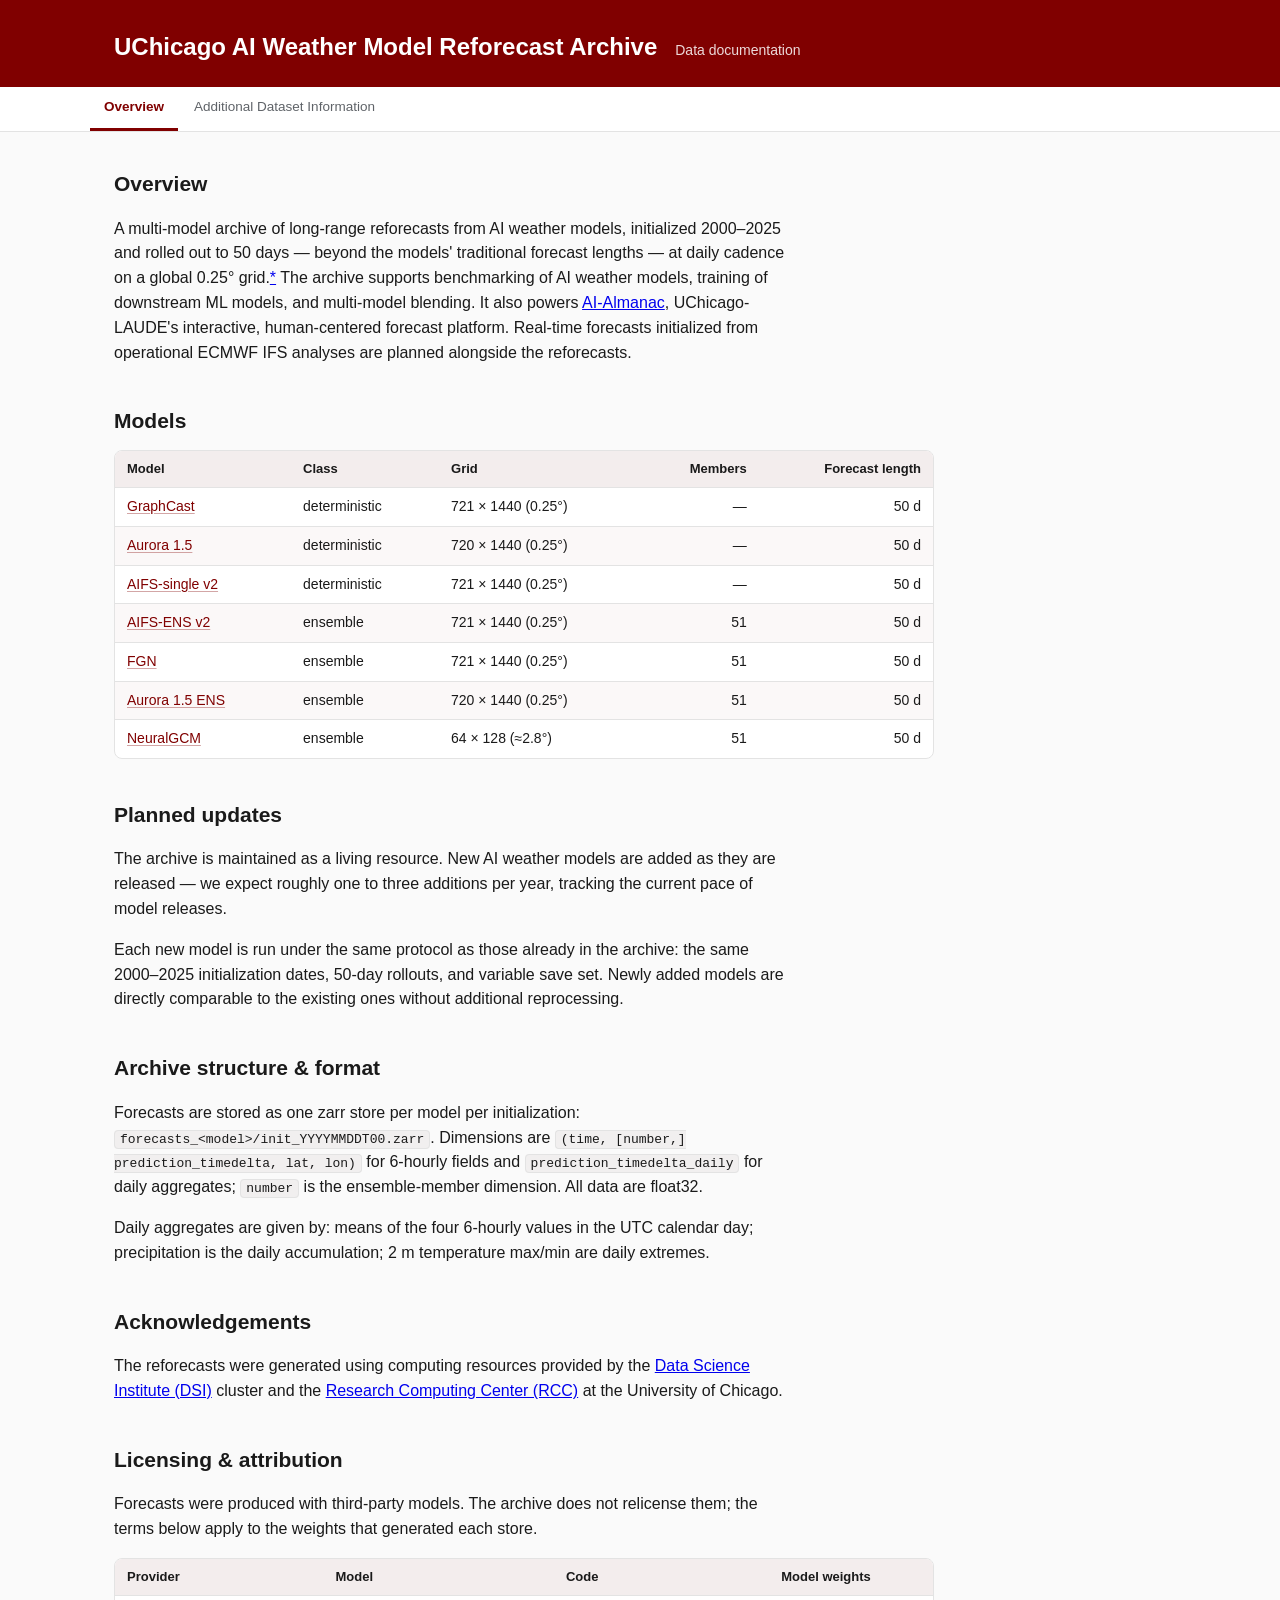
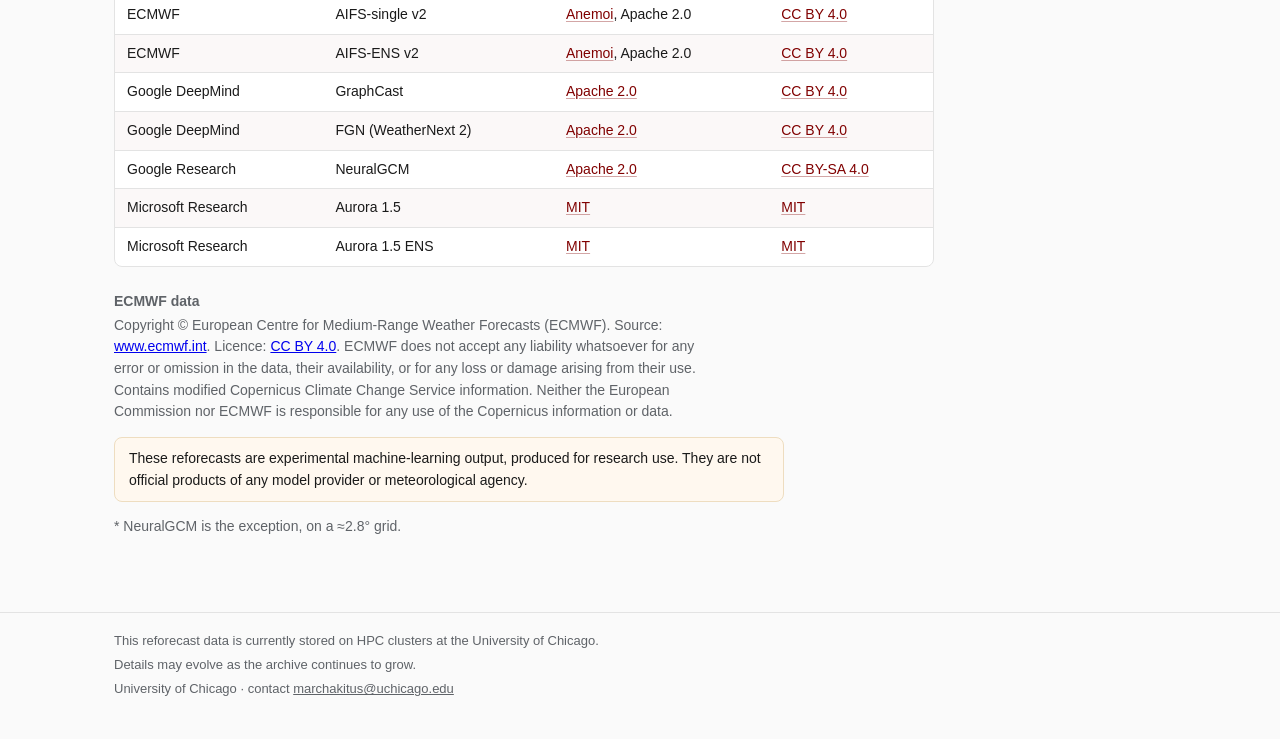
<file: docs/index.html>
<!DOCTYPE html>
<html lang="en">
<head>
  <meta charset="utf-8">
  <meta name="viewport" content="width=device-width, initial-scale=1">
  <title>Overview — UChicago AI Weather Model Reforecast Archive</title>
  <meta name="description" content="A multi-model archive of subseasonal
    reforecasts from leading AI weather models, initialized 2000–2025 and
    rolled out to 50 days.">
  <link rel="stylesheet" href="style.css">
</head>

<body>

<header class="site">
  <div class="wrap">
    <h1>UChicago AI Weather Model Reforecast Archive</h1>
    <span class="sub">Data documentation</span>
  </div>
</header>

<nav class="pages" aria-label="Pages">
  <div class="wrap">
    <a href="index.html" class="here">Overview</a>
    <a href="storage_config_51mem.html">Additional Dataset Information</a>
  </div>
</nav>

<main>
  <div class="wrap">

    <h2 id="overview">Overview</h2>
    <p>A multi-model archive of long-range reforecasts from AI weather
      models, initialized 2000–2025 and rolled out to 50 days — beyond the
      models' traditional forecast lengths — at daily cadence on a global
      0.25° grid.<a href="#grid-note">*</a> The archive supports benchmarking
      of AI weather models, training of downstream ML models, and multi-model
      blending. It also powers <a href="https://ai-almanac.org">AI-Almanac</a>,
      UChicago-LAUDE's interactive, human-centered forecast platform.
      Real-time forecasts initialized from operational ECMWF IFS analyses are
      planned alongside the reforecasts.</p>

    <h2 id="models">Models</h2>
    <div class="table-wrap">
      <table>
        <thead>
          <tr>
            <th>Model</th>
            <th>Class</th>
            <th>Grid</th>
            <th class="num">Members</th>
            <th class="num">Forecast length</th>
          </tr>
        </thead>
        <tbody>
          <tr><td><a href="https://www.science.org/doi/10.1126/science.adi2336">GraphCast</a></td><td>deterministic</td><td>721 × 1440 (0.25°)</td><td class="num">—</td><td class="num">50 d</td></tr>
          <tr><td><a href="https://www.microsoft.com/en-us/research/blog/aurora-1-5-extending-open-foundation-models-for-weather-and-earth-system-applications/">Aurora 1.5</a></td><td>deterministic</td><td>720 × 1440 (0.25°)</td><td class="num">—</td><td class="num">50 d</td></tr>
          <tr><td><a href="https://www.ecmwf.int/en/newsletter/187/news/implementation-aifs-v2">AIFS-single v2</a></td><td>deterministic</td><td>721 × 1440 (0.25°)</td><td class="num">—</td><td class="num">50 d</td></tr>
          <tr><td><a href="https://www.ecmwf.int/en/newsletter/187/news/implementation-aifs-v2">AIFS-ENS v2</a></td><td>ensemble</td><td>721 × 1440 (0.25°)</td><td class="num">51</td><td class="num">50 d</td></tr>
          <tr><td><a href="https://arxiv.org/abs/2506.10772">FGN</a></td><td>ensemble</td><td>721 × 1440 (0.25°)</td><td class="num">51</td><td class="num">50 d</td></tr>
          <tr><td><a href="https://www.microsoft.com/en-us/research/publication/aurora-1-5-fine-tuning-a-foundation-model-for-medium-range-ensemble-weather-prediction/">Aurora 1.5 ENS</a></td><td>ensemble</td><td>720 × 1440 (0.25°)</td><td class="num">51</td><td class="num">50 d</td></tr>
          <tr><td><a href="https://www.nature.com/articles/s41586-024-07744-y">NeuralGCM</a></td><td>ensemble</td><td>64 × 128 (≈2.8°)</td><td class="num">51</td><td class="num">50 d</td></tr>
        </tbody>
      </table>
    </div>

    <h2 id="planned-updates">Planned updates</h2>
    <p>The archive is maintained as a living resource. New AI weather models are
      added as they are released — we expect roughly one to three additions per
      year, tracking the current pace of model releases.</p>
    <p>Each new model is run under the same protocol as those already in the
      archive: the same 2000–2025 initialization dates, 50-day rollouts, and
      variable save set. Newly added models are directly comparable to
      the existing ones without additional reprocessing.</p>

    <h2 id="structure">Archive structure &amp; format</h2>
    <p>Forecasts are stored as one zarr store per model per initialization:
      <code>forecasts_&lt;model&gt;/init_YYYYMMDDT00.zarr</code>. Dimensions are
      <code>(time, [number,] prediction_timedelta, lat, lon)</code> for 6-hourly
      fields and <code>prediction_timedelta_daily</code> for daily aggregates;
      <code>number</code> is the ensemble-member dimension. All data are
      float32.</p>
    <p>Daily aggregates are given by: means of the four 6-hourly values in the
      UTC calendar day; precipitation is the daily accumulation; 2 m temperature
      max/min are daily extremes.</p>

    <h2 id="acknowledgements">Acknowledgements</h2>
    <p>The reforecasts were generated using computing resources provided by the
      <a href="https://datascience.uchicago.edu">Data Science Institute (DSI)</a> cluster and the
      <a href="https://rcc.uchicago.edu">Research Computing Center (RCC)</a> at the
      University of Chicago.</p>

    <h2 id="licensing">Licensing &amp; attribution</h2>
    <p>Forecasts were produced with third-party models. The archive does not
      relicense them; the terms below apply to the weights that generated each
      store.</p>

    <div class="table-wrap">
      <table>
        <thead>
          <tr>
            <th>Provider</th>
            <th>Model</th>
            <th>Code</th>
            <th>Model weights</th>
          </tr>
        </thead>
        <tbody>
          <tr>
            <td>ECMWF</td>
            <td>AIFS-single v2</td>
            <td><a href="https://github.com/ecmwf/anemoi-inference">Anemoi</a>, Apache 2.0</td>
            <td><a href="https://huggingface.co/ecmwf/aifs-single-2.0">CC BY 4.0</a></td>
          </tr>
          <tr>
            <td>ECMWF</td>
            <td>AIFS-ENS v2</td>
            <td><a href="https://github.com/ecmwf/anemoi-inference">Anemoi</a>, Apache 2.0</td>
            <td><a href="https://huggingface.co/ecmwf/aifs-ens-2.0">CC BY 4.0</a></td>
          </tr>
          <tr>
            <td>Google DeepMind</td>
            <td>GraphCast</td>
            <td><a href="https://github.com/google-deepmind/weathernext">Apache 2.0</a></td>
            <td><a href="https://creativecommons.org/licenses/by/4.0/">CC BY 4.0</a></td>
          </tr>
          <tr>
            <td>Google DeepMind</td>
            <td>FGN (WeatherNext 2)</td>
            <td><a href="https://github.com/google-deepmind/weathernext">Apache 2.0</a></td>
            <td><a href="https://creativecommons.org/licenses/by/4.0/">CC BY 4.0</a></td>
          </tr>
          <tr>
            <td>Google Research</td>
            <td>NeuralGCM</td>
            <td><a href="https://github.com/neuralgcm/neuralgcm">Apache 2.0</a></td>
            <td><a href="https://creativecommons.org/licenses/by-sa/4.0/">CC BY-SA 4.0</a></td>
          </tr>
          <tr>
            <td>Microsoft Research</td>
            <td>Aurora 1.5</td>
            <td><a href="https://github.com/microsoft/aurora">MIT</a></td>
            <td><a href="https://huggingface.co/microsoft/aurora">MIT</a></td>
          </tr>
          <tr>
            <td>Microsoft Research</td>
            <td>Aurora 1.5 ENS</td>
            <td><a href="https://github.com/microsoft/aurora">MIT</a></td>
            <td><a href="https://huggingface.co/microsoft/aurora">MIT</a></td>
          </tr>
        </tbody>
      </table>
    </div>

    <h3 class="fine">ECMWF data</h3>
    <p class="muted">Copyright &copy; European Centre for Medium-Range Weather Forecasts
      (ECMWF). Source: <a href="https://www.ecmwf.int">www.ecmwf.int</a>.
      Licence: <a href="https://creativecommons.org/licenses/by/4.0/">CC BY
      4.0</a>. ECMWF does not accept any liability whatsoever for any error or
      omission in the data, their availability, or for any loss or damage
      arising from their use. Contains modified Copernicus Climate Change
      Service information. Neither the European Commission nor ECMWF is
      responsible for any use of the Copernicus information or data.</p>

    <div class="note">These reforecasts are experimental machine-learning
      output, produced for research use. They are not official products of any
      model provider or meteorological agency.</div>

    <p class="muted" id="grid-note">* NeuralGCM is the exception, on a ≈2.8°
      grid.</p>

  </div>
</main>

<footer>
  <div class="wrap">
    <p>This reforecast data is currently stored on HPC clusters
      at the University of Chicago.</p>
    <p>Details may evolve as the archive continues to grow.</p>
    <p>University of Chicago ·
      contact <a href="mailto:marchakitus@uchicago.edu">marchakitus@uchicago.edu</a></p>
  </div>
</footer>

</body>
</html>
</file>
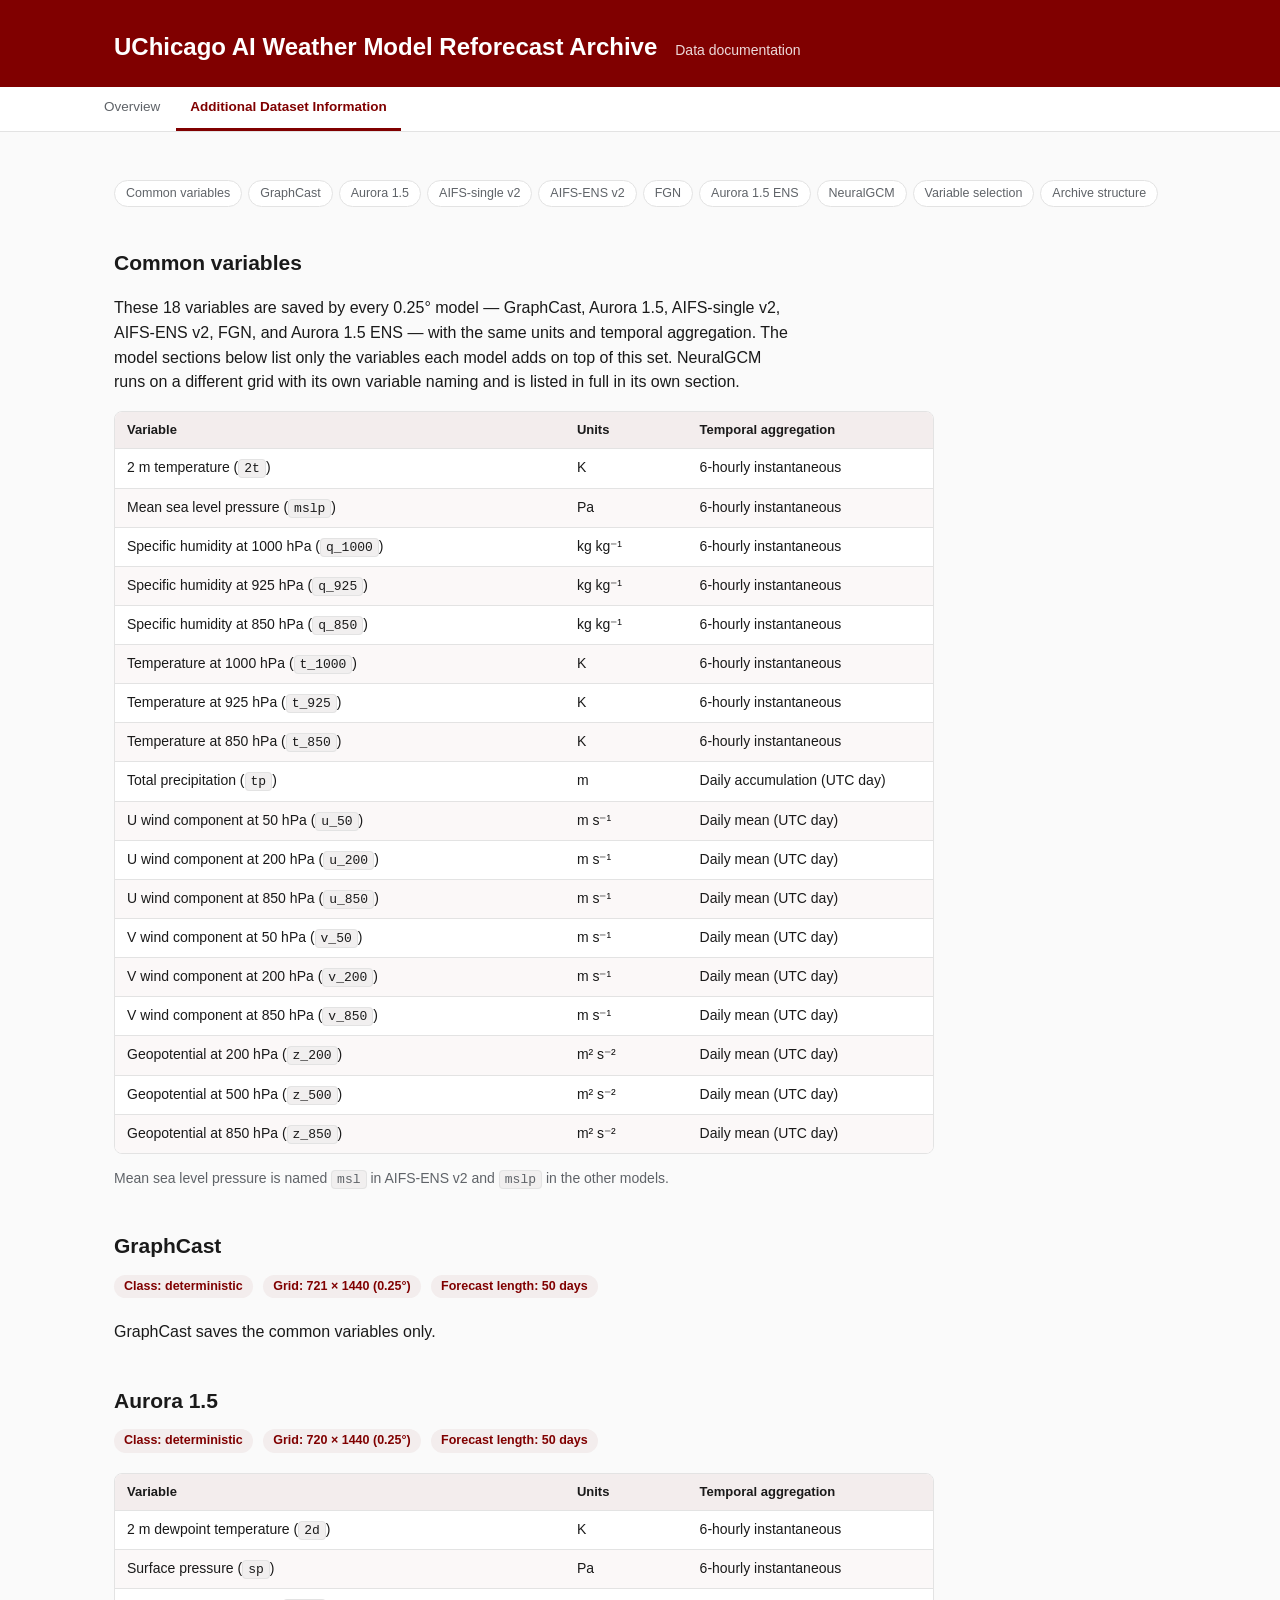
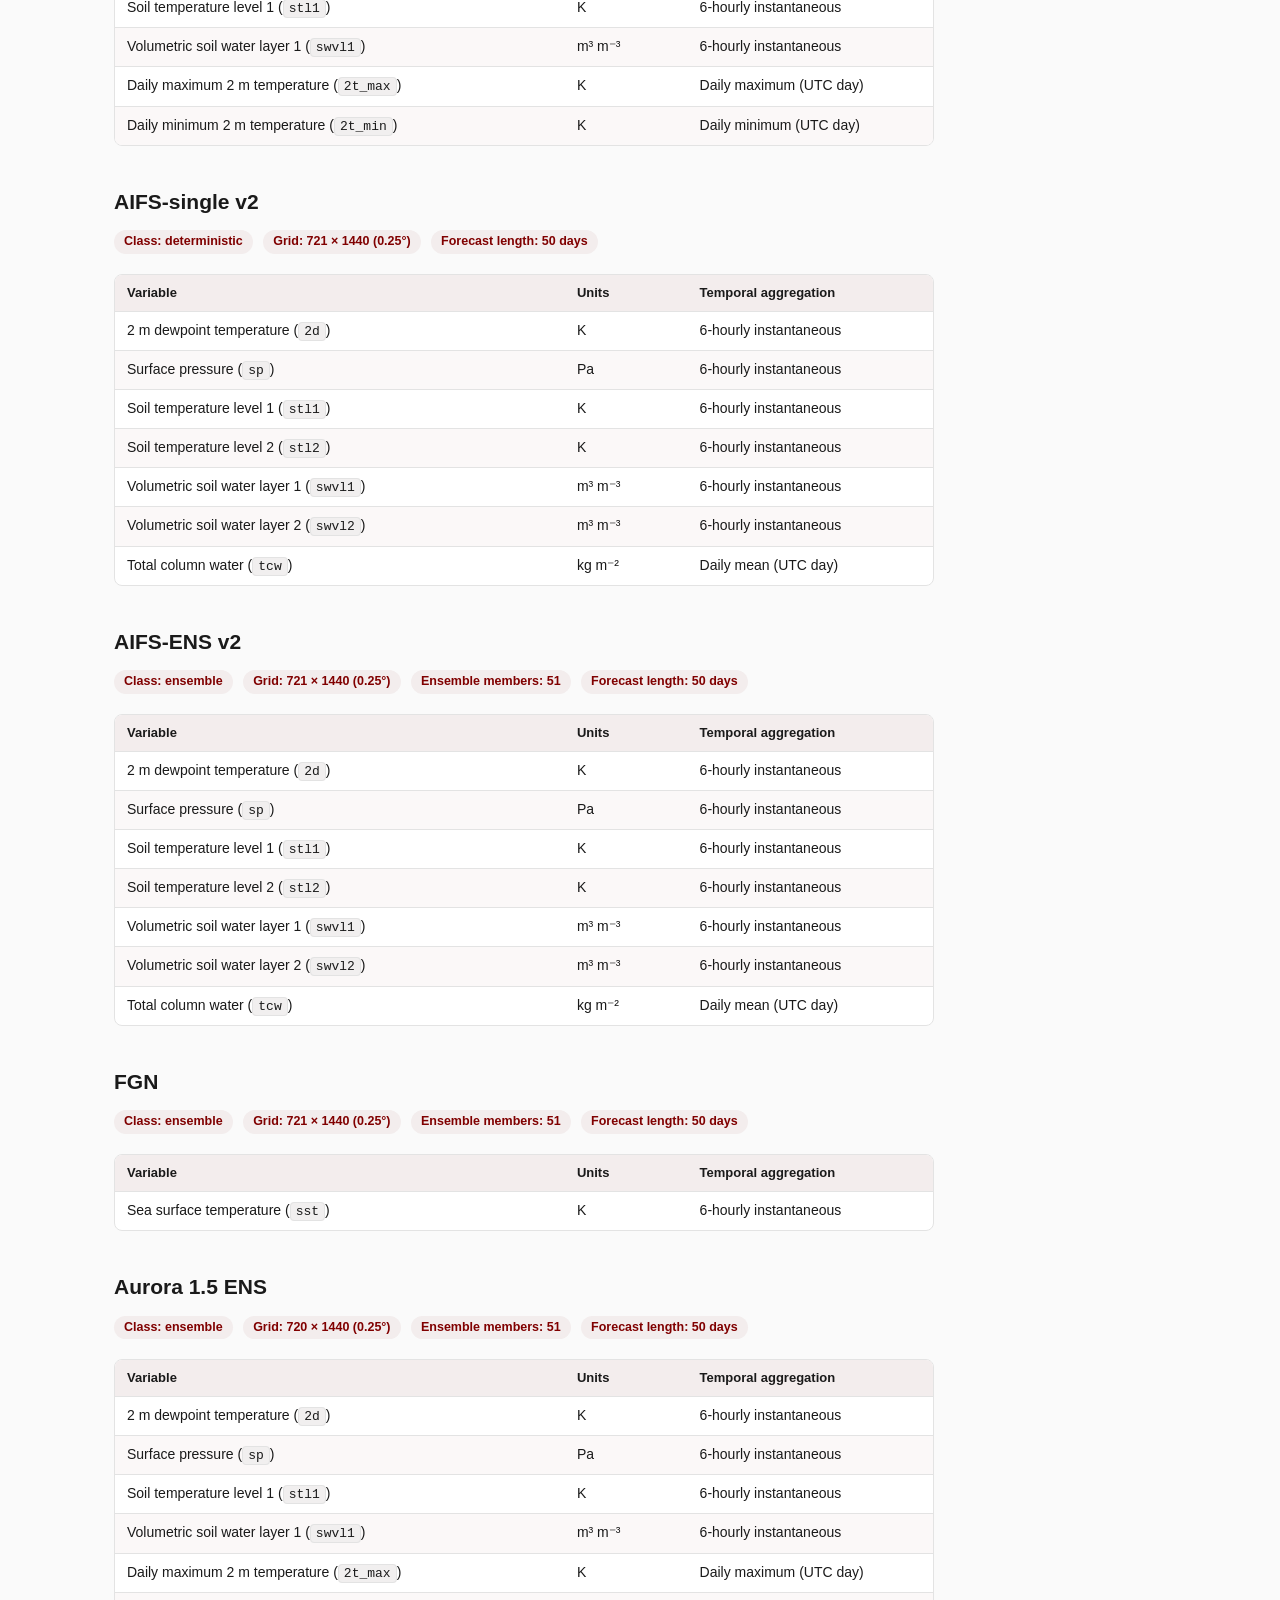
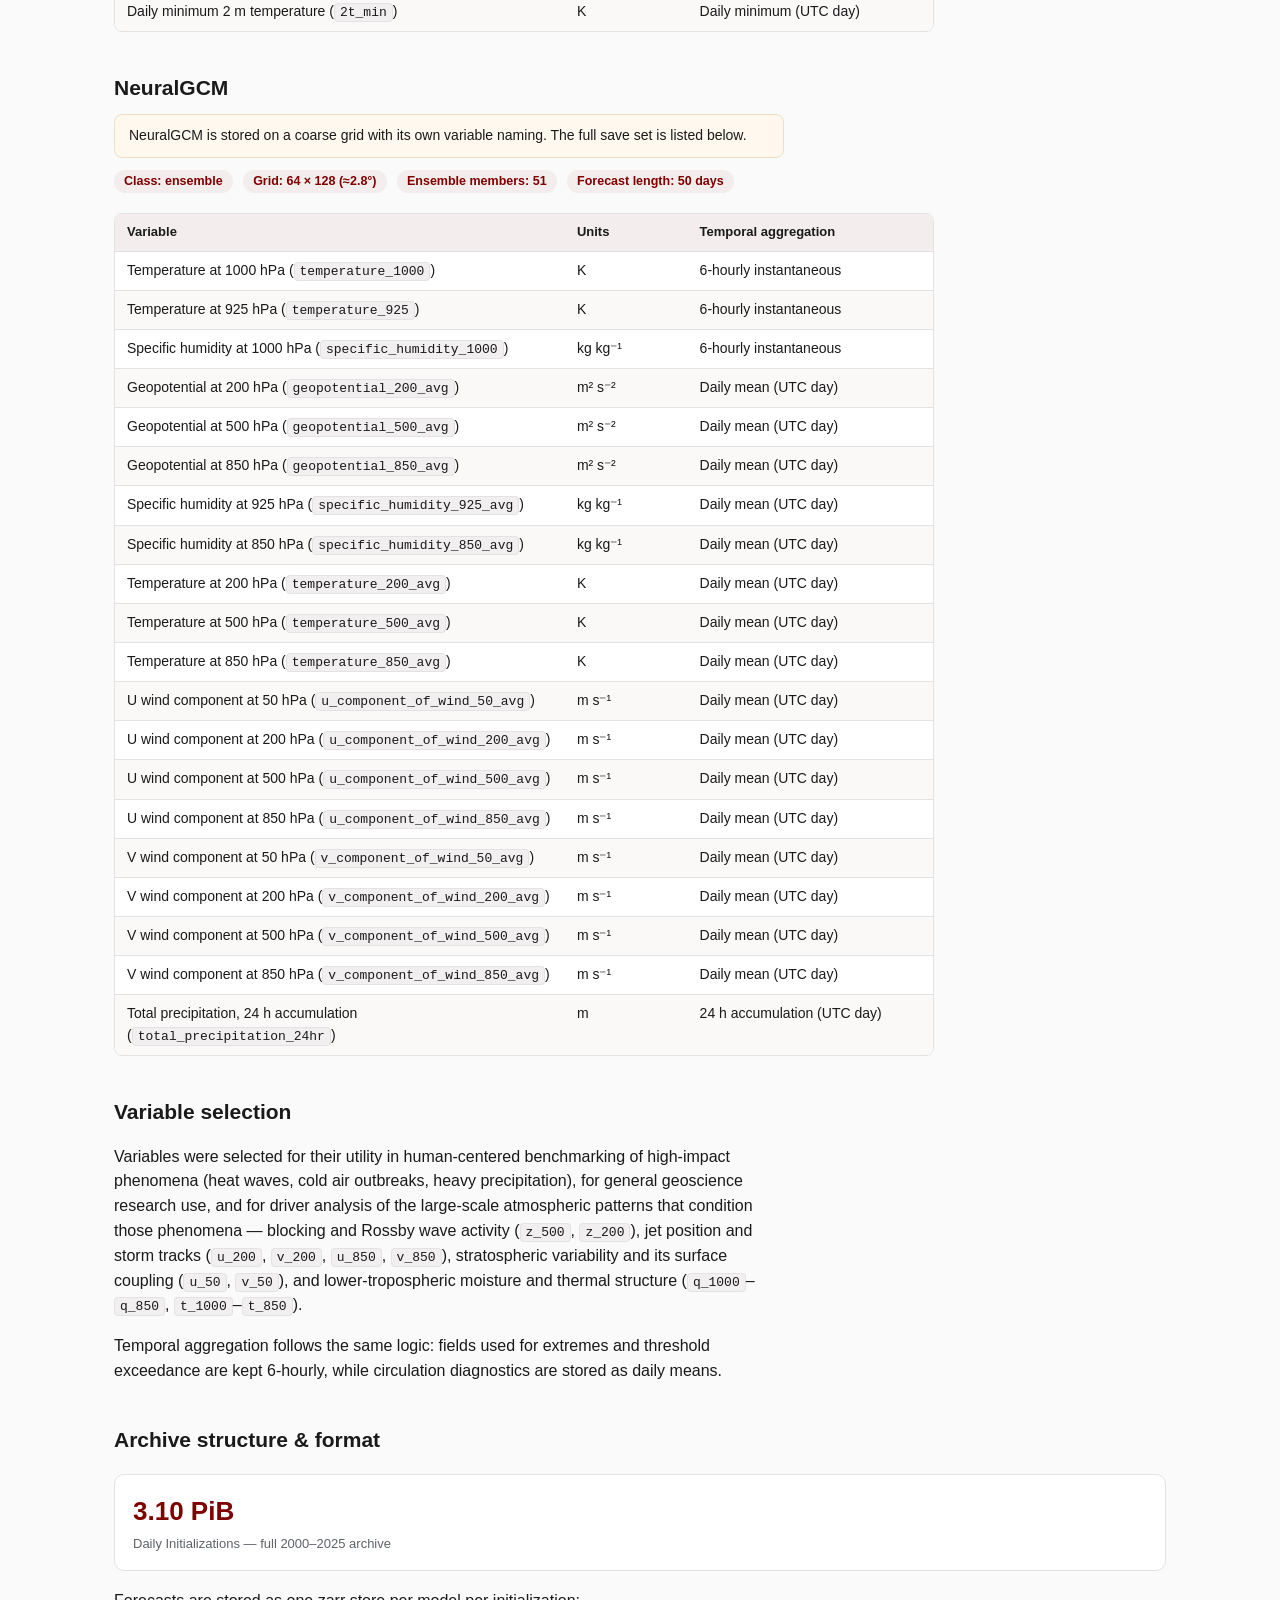
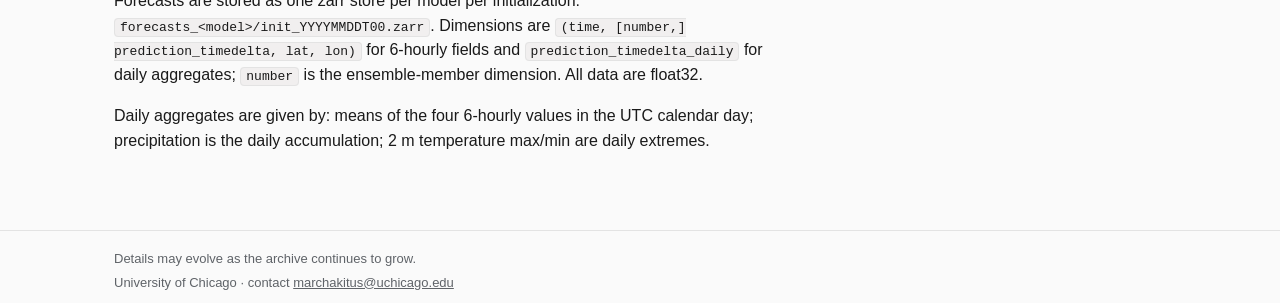
<file: docs/storage_config_51mem.html>
<!DOCTYPE html>
<html lang="en">
<head>
  <meta charset="utf-8">
  <meta name="viewport" content="width=device-width, initial-scale=1">
  <title>Additional Dataset Information — UChicago AI Weather Model Reforecast Archive</title>
  <meta name="description" content="Per-model variable save sets for the
    UChicago AI weather model reforecast archive.">
  <link rel="stylesheet" href="style.css">
</head>

<body>

<header class="site">
  <div class="wrap">
    <h1>UChicago AI Weather Model Reforecast Archive</h1>
    <span class="sub">Data documentation</span>
  </div>
</header>

<nav class="pages" aria-label="Pages">
  <div class="wrap">
    <a href="index.html">Overview</a>
    <a href="storage_config_51mem.html" class="here">Additional Dataset Information</a>
  </div>
</nav>

<main>
  <div class="wrap">

    <nav class="jump" aria-label="Jump to section">
      <a href="#common">Common variables</a>
      <a href="#graphcast">GraphCast</a>
      <a href="#aurora">Aurora 1.5</a>
      <a href="#aifs-single">AIFS-single v2</a>
      <a href="#aifs-ens">AIFS-ENS v2</a>
      <a href="#fgn">FGN</a>
      <a href="#aurora-ens">Aurora 1.5 ENS</a>
      <a href="#neuralgcm">NeuralGCM</a>
      <a href="#selection">Variable selection</a>
      <a href="#structure">Archive structure</a>
    </nav>

    <h2 id="common">Common variables</h2>
    <p>These 18 variables are saved by every 0.25° model — GraphCast, Aurora 1.5,
      AIFS-single v2, AIFS-ENS v2, FGN, and Aurora 1.5 ENS — with the same units
      and temporal aggregation. The model sections below list only the variables
      each model adds on top of this set. NeuralGCM runs on a different grid with
      its own variable naming and is listed in full in its own section.</p>
    <div class="table-wrap">
      <table class="vars">
        <thead>
          <tr><th>Variable</th><th>Units</th><th>Temporal aggregation</th></tr>
        </thead>
        <tbody>
          <tr><td>2 m temperature (<code>2t</code>)</td><td>K</td><td>6-hourly instantaneous</td></tr>
          <tr><td>Mean sea level pressure (<code>mslp</code>)</td><td>Pa</td><td>6-hourly instantaneous</td></tr>
          <tr><td>Specific humidity at 1000 hPa (<code>q_1000</code>)</td><td>kg kg⁻¹</td><td>6-hourly instantaneous</td></tr>
          <tr><td>Specific humidity at 925 hPa (<code>q_925</code>)</td><td>kg kg⁻¹</td><td>6-hourly instantaneous</td></tr>
          <tr><td>Specific humidity at 850 hPa (<code>q_850</code>)</td><td>kg kg⁻¹</td><td>6-hourly instantaneous</td></tr>
          <tr><td>Temperature at 1000 hPa (<code>t_1000</code>)</td><td>K</td><td>6-hourly instantaneous</td></tr>
          <tr><td>Temperature at 925 hPa (<code>t_925</code>)</td><td>K</td><td>6-hourly instantaneous</td></tr>
          <tr><td>Temperature at 850 hPa (<code>t_850</code>)</td><td>K</td><td>6-hourly instantaneous</td></tr>
          <tr><td>Total precipitation (<code>tp</code>)</td><td>m</td><td>Daily accumulation (UTC day)</td></tr>
          <tr><td>U wind component at 50 hPa (<code>u_50</code>)</td><td>m s⁻¹</td><td>Daily mean (UTC day)</td></tr>
          <tr><td>U wind component at 200 hPa (<code>u_200</code>)</td><td>m s⁻¹</td><td>Daily mean (UTC day)</td></tr>
          <tr><td>U wind component at 850 hPa (<code>u_850</code>)</td><td>m s⁻¹</td><td>Daily mean (UTC day)</td></tr>
          <tr><td>V wind component at 50 hPa (<code>v_50</code>)</td><td>m s⁻¹</td><td>Daily mean (UTC day)</td></tr>
          <tr><td>V wind component at 200 hPa (<code>v_200</code>)</td><td>m s⁻¹</td><td>Daily mean (UTC day)</td></tr>
          <tr><td>V wind component at 850 hPa (<code>v_850</code>)</td><td>m s⁻¹</td><td>Daily mean (UTC day)</td></tr>
          <tr><td>Geopotential at 200 hPa (<code>z_200</code>)</td><td>m² s⁻²</td><td>Daily mean (UTC day)</td></tr>
          <tr><td>Geopotential at 500 hPa (<code>z_500</code>)</td><td>m² s⁻²</td><td>Daily mean (UTC day)</td></tr>
          <tr><td>Geopotential at 850 hPa (<code>z_850</code>)</td><td>m² s⁻²</td><td>Daily mean (UTC day)</td></tr>
        </tbody>
      </table>
    </div>
    <p class="muted">Mean sea level pressure is named <code>msl</code> in
      AIFS-ENS v2 and <code>mslp</code> in the other models.</p>

    <h2 id="graphcast">GraphCast</h2>
    <p class="pills">
      <span class="pill">Class: deterministic</span>
      <span class="pill">Grid: 721 × 1440 (0.25°)</span>
      <span class="pill">Forecast length: 50 days</span>
    </p>
    <p>GraphCast saves the common variables only.</p>

    <h2 id="aurora">Aurora 1.5</h2>
    <p class="pills">
      <span class="pill">Class: deterministic</span>
      <span class="pill">Grid: 720 × 1440 (0.25°)</span>
      <span class="pill">Forecast length: 50 days</span>
    </p>
    <div class="table-wrap">
      <table class="vars">
        <thead>
          <tr><th>Variable</th><th>Units</th><th>Temporal aggregation</th></tr>
        </thead>
        <tbody>
          <tr><td>2 m dewpoint temperature (<code>2d</code>)</td><td>K</td><td>6-hourly instantaneous</td></tr>
          <tr><td>Surface pressure (<code>sp</code>)</td><td>Pa</td><td>6-hourly instantaneous</td></tr>
          <tr><td>Soil temperature level 1 (<code>stl1</code>)</td><td>K</td><td>6-hourly instantaneous</td></tr>
          <tr><td>Volumetric soil water layer 1 (<code>swvl1</code>)</td><td>m³ m⁻³</td><td>6-hourly instantaneous</td></tr>
          <tr><td>Daily maximum 2 m temperature (<code>2t_max</code>)</td><td>K</td><td>Daily maximum (UTC day)</td></tr>
          <tr><td>Daily minimum 2 m temperature (<code>2t_min</code>)</td><td>K</td><td>Daily minimum (UTC day)</td></tr>
        </tbody>
      </table>
    </div>

    <h2 id="aifs-single">AIFS-single v2</h2>
    <p class="pills">
      <span class="pill">Class: deterministic</span>
      <span class="pill">Grid: 721 × 1440 (0.25°)</span>
      <span class="pill">Forecast length: 50 days</span>
    </p>
    <div class="table-wrap">
      <table class="vars">
        <thead>
          <tr><th>Variable</th><th>Units</th><th>Temporal aggregation</th></tr>
        </thead>
        <tbody>
          <tr><td>2 m dewpoint temperature (<code>2d</code>)</td><td>K</td><td>6-hourly instantaneous</td></tr>
          <tr><td>Surface pressure (<code>sp</code>)</td><td>Pa</td><td>6-hourly instantaneous</td></tr>
          <tr><td>Soil temperature level 1 (<code>stl1</code>)</td><td>K</td><td>6-hourly instantaneous</td></tr>
          <tr><td>Soil temperature level 2 (<code>stl2</code>)</td><td>K</td><td>6-hourly instantaneous</td></tr>
          <tr><td>Volumetric soil water layer 1 (<code>swvl1</code>)</td><td>m³ m⁻³</td><td>6-hourly instantaneous</td></tr>
          <tr><td>Volumetric soil water layer 2 (<code>swvl2</code>)</td><td>m³ m⁻³</td><td>6-hourly instantaneous</td></tr>
          <tr><td>Total column water (<code>tcw</code>)</td><td>kg m⁻²</td><td>Daily mean (UTC day)</td></tr>
        </tbody>
      </table>
    </div>

    <h2 id="aifs-ens">AIFS-ENS v2</h2>
    <p class="pills">
      <span class="pill">Class: ensemble</span>
      <span class="pill">Grid: 721 × 1440 (0.25°)</span>
      <span class="pill">Ensemble members: 51</span>
      <span class="pill">Forecast length: 50 days</span>
    </p>
    <div class="table-wrap">
      <table class="vars">
        <thead>
          <tr><th>Variable</th><th>Units</th><th>Temporal aggregation</th></tr>
        </thead>
        <tbody>
          <tr><td>2 m dewpoint temperature (<code>2d</code>)</td><td>K</td><td>6-hourly instantaneous</td></tr>
          <tr><td>Surface pressure (<code>sp</code>)</td><td>Pa</td><td>6-hourly instantaneous</td></tr>
          <tr><td>Soil temperature level 1 (<code>stl1</code>)</td><td>K</td><td>6-hourly instantaneous</td></tr>
          <tr><td>Soil temperature level 2 (<code>stl2</code>)</td><td>K</td><td>6-hourly instantaneous</td></tr>
          <tr><td>Volumetric soil water layer 1 (<code>swvl1</code>)</td><td>m³ m⁻³</td><td>6-hourly instantaneous</td></tr>
          <tr><td>Volumetric soil water layer 2 (<code>swvl2</code>)</td><td>m³ m⁻³</td><td>6-hourly instantaneous</td></tr>
          <tr><td>Total column water (<code>tcw</code>)</td><td>kg m⁻²</td><td>Daily mean (UTC day)</td></tr>
        </tbody>
      </table>
    </div>

    <h2 id="fgn">FGN</h2>
    <p class="pills">
      <span class="pill">Class: ensemble</span>
      <span class="pill">Grid: 721 × 1440 (0.25°)</span>
      <span class="pill">Ensemble members: 51</span>
      <span class="pill">Forecast length: 50 days</span>
    </p>
    <div class="table-wrap">
      <table class="vars">
        <thead>
          <tr><th>Variable</th><th>Units</th><th>Temporal aggregation</th></tr>
        </thead>
        <tbody>
          <tr><td>Sea surface temperature (<code>sst</code>)</td><td>K</td><td>6-hourly instantaneous</td></tr>
        </tbody>
      </table>
    </div>

    <h2 id="aurora-ens">Aurora 1.5 ENS</h2>
    <p class="pills">
      <span class="pill">Class: ensemble</span>
      <span class="pill">Grid: 720 × 1440 (0.25°)</span>
      <span class="pill">Ensemble members: 51</span>
      <span class="pill">Forecast length: 50 days</span>
    </p>
    <div class="table-wrap">
      <table class="vars">
        <thead>
          <tr><th>Variable</th><th>Units</th><th>Temporal aggregation</th></tr>
        </thead>
        <tbody>
          <tr><td>2 m dewpoint temperature (<code>2d</code>)</td><td>K</td><td>6-hourly instantaneous</td></tr>
          <tr><td>Surface pressure (<code>sp</code>)</td><td>Pa</td><td>6-hourly instantaneous</td></tr>
          <tr><td>Soil temperature level 1 (<code>stl1</code>)</td><td>K</td><td>6-hourly instantaneous</td></tr>
          <tr><td>Volumetric soil water layer 1 (<code>swvl1</code>)</td><td>m³ m⁻³</td><td>6-hourly instantaneous</td></tr>
          <tr><td>Daily maximum 2 m temperature (<code>2t_max</code>)</td><td>K</td><td>Daily maximum (UTC day)</td></tr>
          <tr><td>Daily minimum 2 m temperature (<code>2t_min</code>)</td><td>K</td><td>Daily minimum (UTC day)</td></tr>
        </tbody>
      </table>
    </div>

    <h2 id="neuralgcm">NeuralGCM</h2>
    <div class="note">NeuralGCM is stored on a coarse grid with its own variable
      naming. The full save set is listed below.</div>
    <p class="pills">
      <span class="pill">Class: ensemble</span>
      <span class="pill">Grid: 64 × 128 (≈2.8°)</span>
      <span class="pill">Ensemble members: 51</span>
      <span class="pill">Forecast length: 50 days</span>
    </p>
    <div class="table-wrap">
      <table class="vars">
        <thead>
          <tr><th>Variable</th><th>Units</th><th>Temporal aggregation</th></tr>
        </thead>
        <tbody>
          <tr><td>Temperature at 1000 hPa (<code>temperature_1000</code>)</td><td>K</td><td>6-hourly instantaneous</td></tr>
          <tr><td>Temperature at 925 hPa (<code>temperature_925</code>)</td><td>K</td><td>6-hourly instantaneous</td></tr>
          <tr><td>Specific humidity at 1000 hPa (<code>specific_humidity_1000</code>)</td><td>kg kg⁻¹</td><td>6-hourly instantaneous</td></tr>
          <tr><td>Geopotential at 200 hPa (<code>geopotential_200_avg</code>)</td><td>m² s⁻²</td><td>Daily mean (UTC day)</td></tr>
          <tr><td>Geopotential at 500 hPa (<code>geopotential_500_avg</code>)</td><td>m² s⁻²</td><td>Daily mean (UTC day)</td></tr>
          <tr><td>Geopotential at 850 hPa (<code>geopotential_850_avg</code>)</td><td>m² s⁻²</td><td>Daily mean (UTC day)</td></tr>
          <tr><td>Specific humidity at 925 hPa (<code>specific_humidity_925_avg</code>)</td><td>kg kg⁻¹</td><td>Daily mean (UTC day)</td></tr>
          <tr><td>Specific humidity at 850 hPa (<code>specific_humidity_850_avg</code>)</td><td>kg kg⁻¹</td><td>Daily mean (UTC day)</td></tr>
          <tr><td>Temperature at 200 hPa (<code>temperature_200_avg</code>)</td><td>K</td><td>Daily mean (UTC day)</td></tr>
          <tr><td>Temperature at 500 hPa (<code>temperature_500_avg</code>)</td><td>K</td><td>Daily mean (UTC day)</td></tr>
          <tr><td>Temperature at 850 hPa (<code>temperature_850_avg</code>)</td><td>K</td><td>Daily mean (UTC day)</td></tr>
          <tr><td>U wind component at 50 hPa (<code>u_component_of_wind_50_avg</code>)</td><td>m s⁻¹</td><td>Daily mean (UTC day)</td></tr>
          <tr><td>U wind component at 200 hPa (<code>u_component_of_wind_200_avg</code>)</td><td>m s⁻¹</td><td>Daily mean (UTC day)</td></tr>
          <tr><td>U wind component at 500 hPa (<code>u_component_of_wind_500_avg</code>)</td><td>m s⁻¹</td><td>Daily mean (UTC day)</td></tr>
          <tr><td>U wind component at 850 hPa (<code>u_component_of_wind_850_avg</code>)</td><td>m s⁻¹</td><td>Daily mean (UTC day)</td></tr>
          <tr><td>V wind component at 50 hPa (<code>v_component_of_wind_50_avg</code>)</td><td>m s⁻¹</td><td>Daily mean (UTC day)</td></tr>
          <tr><td>V wind component at 200 hPa (<code>v_component_of_wind_200_avg</code>)</td><td>m s⁻¹</td><td>Daily mean (UTC day)</td></tr>
          <tr><td>V wind component at 500 hPa (<code>v_component_of_wind_500_avg</code>)</td><td>m s⁻¹</td><td>Daily mean (UTC day)</td></tr>
          <tr><td>V wind component at 850 hPa (<code>v_component_of_wind_850_avg</code>)</td><td>m s⁻¹</td><td>Daily mean (UTC day)</td></tr>
          <tr><td>Total precipitation, 24 h accumulation (<code>total_precipitation_24hr</code>)</td><td>m</td><td>24 h accumulation (UTC day)</td></tr>
        </tbody>
      </table>
    </div>

    <h2 id="selection">Variable selection</h2>
    <p>Variables were selected for
      their utility in human-centered benchmarking of high-impact phenomena
      (heat waves, cold air outbreaks, heavy precipitation), for general
      geoscience research use, and for driver analysis of the large-scale
      atmospheric patterns that condition those phenomena — blocking and Rossby
      wave activity (<code>z_500</code>, <code>z_200</code>), jet position and
      storm tracks (<code>u_200</code>, <code>v_200</code>, <code>u_850</code>,
      <code>v_850</code>), stratospheric variability and its surface coupling
      (<code>u_50</code>, <code>v_50</code>), and lower-tropospheric moisture and
      thermal structure (<code>q_1000</code>–<code>q_850</code>,
      <code>t_1000</code>–<code>t_850</code>).</p>
    <p>Temporal aggregation follows the same logic: fields used for extremes and
      threshold exceedance are kept 6-hourly, while circulation diagnostics are
      stored as daily means.</p>

    <h2 id="structure">Archive structure &amp; format</h2>

    <div class="cards">
      <div class="card">
        <div class="kpi">3.10 PiB</div>
        <div class="lbl">Daily Initializations — full 2000–2025 archive</div>
      </div>
    </div>

    <p>Forecasts are stored as one zarr store per model per initialization:
      <code>forecasts_&lt;model&gt;/init_YYYYMMDDT00.zarr</code>. Dimensions are
      <code>(time, [number,] prediction_timedelta, lat, lon)</code> for 6-hourly
      fields and <code>prediction_timedelta_daily</code> for daily aggregates;
      <code>number</code> is the ensemble-member dimension. All data are
      float32.</p>
    <p>Daily aggregates are given by: means of the four 6-hourly values in the
      UTC calendar day; precipitation is the daily accumulation; 2 m temperature
      max/min are daily extremes.</p>

  </div>
</main>

<footer>
  <div class="wrap">
    <p>Details may evolve as the archive continues to grow.</p>
    <p>University of Chicago ·
      contact <a href="mailto:marchakitus@uchicago.edu">marchakitus@uchicago.edu</a></p>
  </div>
</footer>

</body>
</html>
</file>
<file: docs/style.css>
/* UChicago AI Weather Model Reforecast Archive — shared styles */

:root {
  --maroon: #800000;
  --maroon-dark: #5c0000;
  --ink: #1a1a1a;
  --muted: #5f6368;
  --line: #e3e3e3;
  --bg: #fafafa;
  --card: #ffffff;
  --tint: #f3eded;
  --tint-soft: #fbf8f8;
  --wrap: 1100px;
  --table: 820px;
}

* { box-sizing: border-box; }

body {
  margin: 0;
  color: var(--ink);
  background: var(--bg);
  font: 16px/1.55 -apple-system, BlinkMacSystemFont, "Segoe UI", Roboto,
        Helvetica, Arial, sans-serif;
  -webkit-text-size-adjust: 100%;
}

.wrap {
  max-width: var(--wrap);
  margin: 0 auto;
  padding: 0 24px;
}

/* ---------- Header ---------- */

header.site {
  background: var(--maroon);
  color: #fff;
  padding: 28px 0 22px;
}

header.site .wrap {
  display: flex;
  flex-wrap: wrap;
  align-items: baseline;
  gap: 8px 18px;
}

header.site h1 {
  margin: 0;
  font-size: 24px;
  font-weight: 650;
}

header.site .sub {
  color: #ecd9d9;
  font-size: 14px;
}

/* ---------- Page navigation ---------- */

nav.pages {
  background: #fff;
  border-bottom: 1px solid var(--line);
  position: sticky;
  top: 0;
  z-index: 5;
}

nav.pages .wrap {
  display: flex;
  flex-wrap: wrap;
  gap: 2px;
  padding: 0;
}

nav.pages a {
  padding: 10px 14px;
  font-size: 13.5px;
  color: var(--muted);
  text-decoration: none;
  border-bottom: 3px solid transparent;
}

nav.pages a:hover { color: var(--maroon); }

nav.pages a.here {
  color: var(--maroon);
  border-bottom-color: var(--maroon);
  font-weight: 600;
}

/* ---------- In-page jump links ---------- */

nav.jump {
  display: flex;
  flex-wrap: wrap;
  gap: 6px;
  margin: 20px 0 4px;
}

nav.jump a {
  display: inline-block;
  padding: 3px 11px;
  border: 1px solid var(--line);
  border-radius: 99px;
  background: var(--card);
  color: var(--muted);
  font-size: 12.5px;
  text-decoration: none;
}

nav.jump a:hover {
  color: var(--maroon);
  border-color: var(--maroon);
}

/* ---------- Typography ---------- */

main { padding: 28px 0 60px; }

h2 {
  font-size: 21px;
  margin: 40px 0 10px;
  scroll-margin-top: 60px;
}

h2:first-child { margin-top: 8px; }

h3 { font-size: 17px; margin: 28px 0 8px; }

/* Sub-heading for fine print — smaller than h3, keeps the heading level. */
h3.fine {
  font-size: 14px;
  font-weight: 600;
  color: var(--muted);
  margin: 24px 0 2px;
}

h3.fine + p { margin-top: 0; }

p, li { max-width: 76ch; }

.muted {
  color: var(--muted);
  font-size: 14px;
}

code {
  background: #f1efef;
  border: 1px solid var(--line);
  border-radius: 4px;
  padding: 1px 5px;
  font-size: 13px;
}

a:focus-visible,
nav.pages a:focus-visible {
  outline: 2px solid var(--maroon);
  outline-offset: 2px;
}

/* ---------- Cards ---------- */

.cards {
  display: grid;
  grid-template-columns: repeat(auto-fit, minmax(230px, 1fr));
  gap: 14px;
  margin: 18px 0;
}

.card {
  background: var(--card);
  border: 1px solid var(--line);
  border-radius: 10px;
  padding: 16px 18px;
}

.card .kpi {
  font-size: 26px;
  font-weight: 650;
  color: var(--maroon);
}

.card .lbl {
  font-size: 13px;
  color: var(--muted);
  margin-top: 2px;
}

/* ---------- Tables ---------- */

.table-wrap {
  margin: 12px 0 6px;
  max-width: var(--table);
  overflow-x: auto;
  -webkit-overflow-scrolling: touch;
}

table {
  border-collapse: separate;
  border-spacing: 0;
  width: 100%;
  min-width: 460px;
  background: var(--card);
  border: 1px solid var(--line);
  border-radius: 8px;
  overflow: hidden;
  font-size: 14px;
}

th, td {
  padding: 8px 12px;
  text-align: left;
  border-bottom: 1px solid var(--line);
  vertical-align: top;
  overflow-wrap: break-word;
}

/* Shared column geometry so every variable table lines up section to
   section, rather than each one auto-sizing to its own contents. */

table.vars { table-layout: fixed; }

table.vars th:nth-child(1), table.vars td:nth-child(1) { width: 55%; }
table.vars th:nth-child(2), table.vars td:nth-child(2) { width: 15%; }
table.vars th:nth-child(3), table.vars td:nth-child(3) { width: 30%; }

th {
  background: var(--tint);
  font-weight: 600;
  font-size: 13px;
  white-space: nowrap;
}

tbody tr:nth-child(even) { background: var(--tint-soft); }

tbody tr:last-child td { border-bottom: none; }

td a {
  color: var(--maroon);
  text-decoration-color: rgba(128, 0, 0, 0.35);
  text-underline-offset: 2px;
}

td a:hover { text-decoration-color: var(--maroon); }

td.num, th.num {
  text-align: right;
  font-variant-numeric: tabular-nums;
  white-space: nowrap;
}

/* ---------- Notes & pills ---------- */

.note {
  background: #fff8ef;
  border: 1px solid #eeddc0;
  border-radius: 8px;
  padding: 10px 14px;
  font-size: 14px;
  margin: 10px 0;
  max-width: 86ch;
}

.pill {
  display: inline-block;
  background: var(--tint);
  color: var(--maroon);
  border-radius: 99px;
  padding: 2px 10px;
  font-size: 12.5px;
  font-weight: 600;
  margin: 0 6px 6px 0;
}

.pills { margin: 10px 0 14px; }

/* ---------- Footer ---------- */

footer {
  border-top: 1px solid var(--line);
  padding: 18px 0 40px;
  color: var(--muted);
  font-size: 13px;
}

footer a { color: var(--muted); }

footer p { margin: 0 0 4px; }

footer p:last-child { margin-bottom: 0; }

/* ---------- Small screens ---------- */

@media (max-width: 640px) {
  .wrap { padding: 0 16px; }
  header.site { padding: 22px 0 18px; }
  header.site h1 { font-size: 20px; }
  h2 { font-size: 19px; margin-top: 32px; }
  table { font-size: 13px; }
  th, td { padding: 7px 10px; }
}

/* ---------- Print ---------- */

@media print {
  nav.pages, nav.jump { display: none; }
  body { background: #fff; }
  header.site { background: #fff; color: var(--ink); }
  header.site .sub { color: var(--muted); }
  .table-wrap { overflow: visible; }
}
</file>
